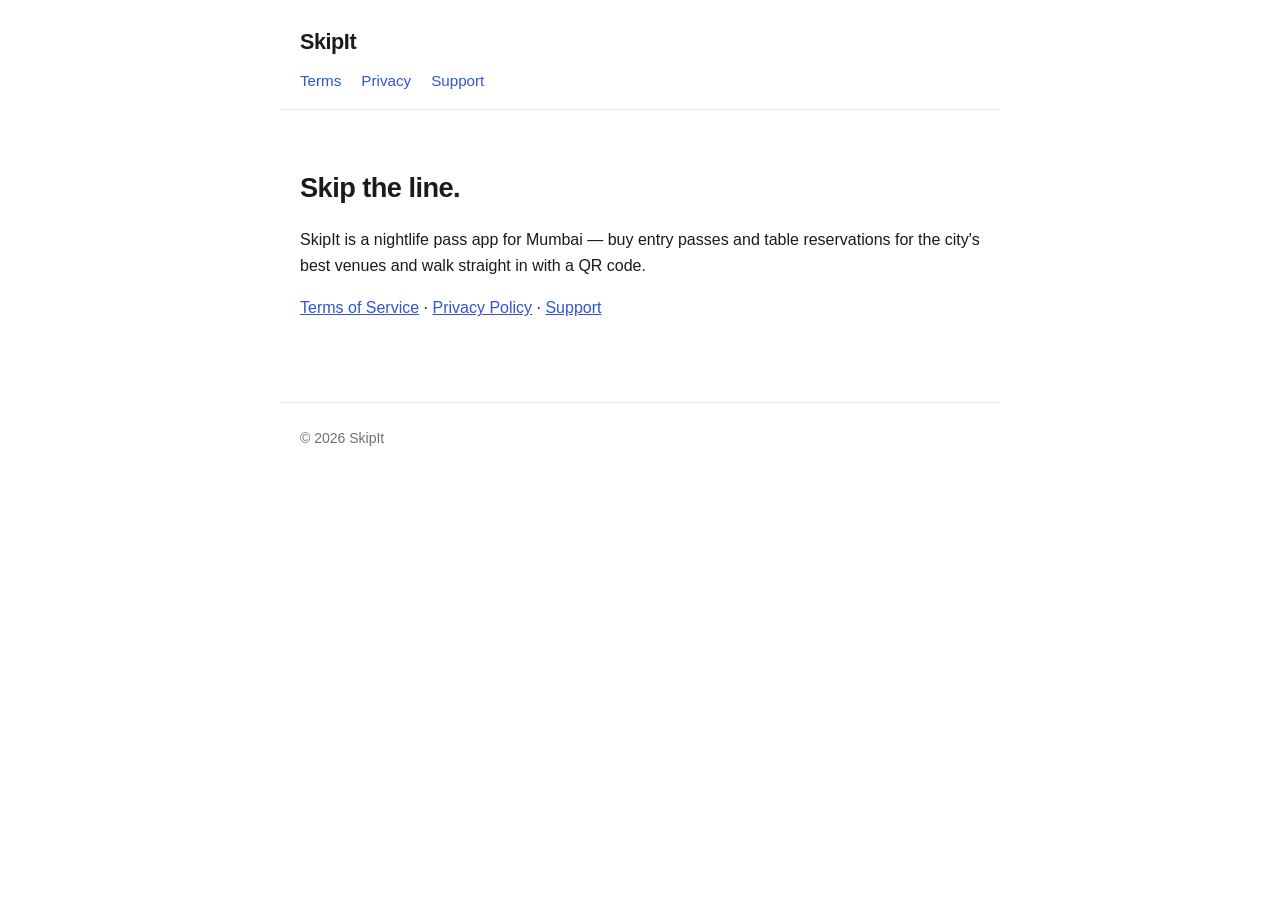
<file: index.html>
<!DOCTYPE html>
<html lang="en">
<head>
<meta charset="utf-8">
<meta name="viewport" content="width=device-width, initial-scale=1">
<title>SkipIt</title>
<link rel="stylesheet" href="style.css">
</head>
<body>
<header>
  <a class="brand" href="index.html">SkipIt</a>
  <nav><a href="terms.html">Terms</a><a href="privacy.html">Privacy</a><a href="support.html">Support</a></nav>
</header>
<main>
<h1>Skip the line.</h1>
<p>SkipIt is a nightlife pass app for Mumbai — buy entry passes and table reservations for the city's best venues and walk straight in with a QR code.</p>
<p><a href="terms.html">Terms of Service</a> · <a href="privacy.html">Privacy Policy</a> · <a href="support.html">Support</a></p>
</main>
<footer>© 2026 SkipIt</footer>
</body>
</html>
</file>
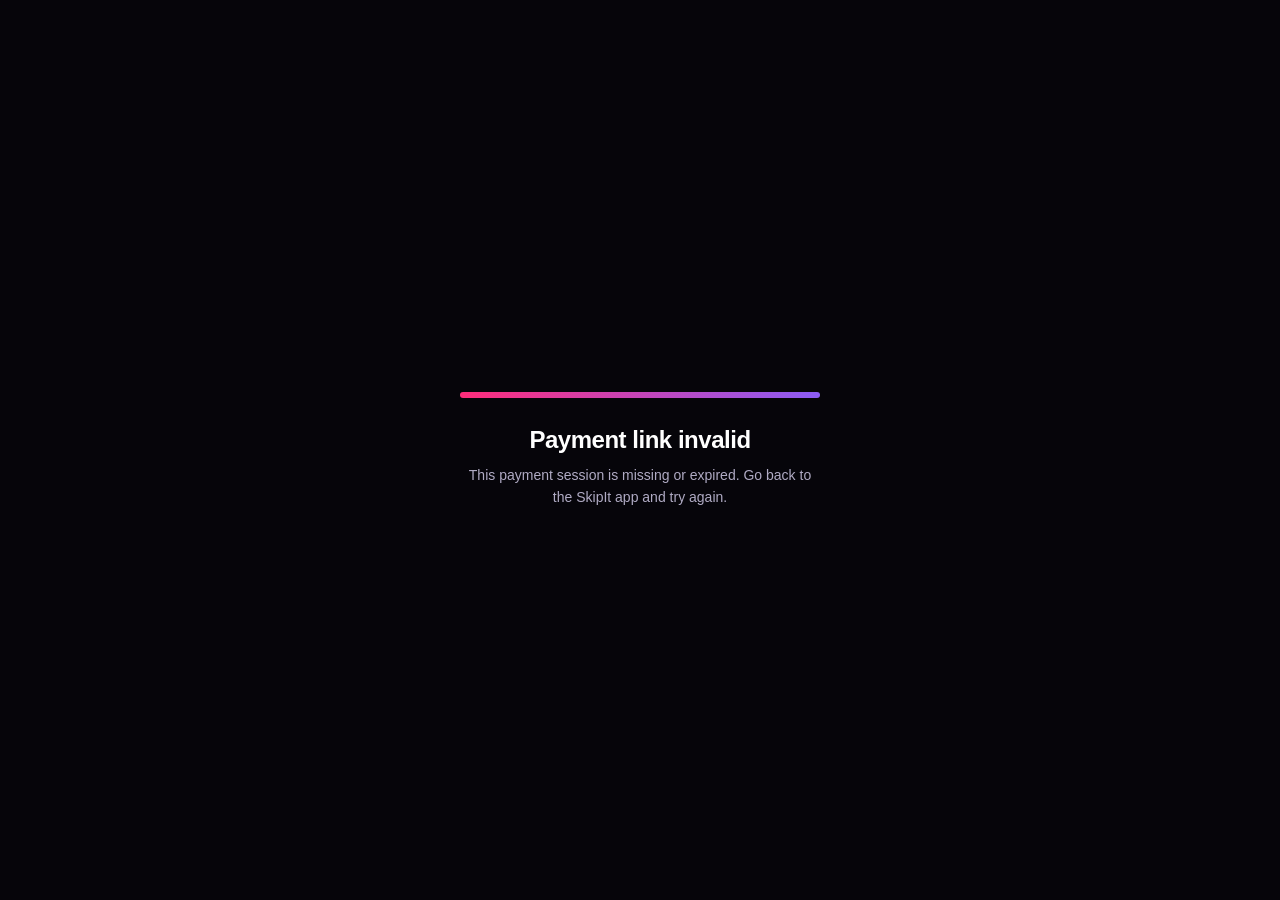
<file: pay.html>
<!DOCTYPE html>
<html lang="en">
<head>
<meta charset="utf-8">
<meta name="viewport" content="width=device-width, initial-scale=1">
<title>SkipIt — Secure Payment</title>
<style>
  * { box-sizing: border-box; margin: 0; }
  body {
    min-height: 100vh; display: flex; align-items: center; justify-content: center;
    background: #06050a; color: #fff; text-align: center;
    font-family: -apple-system, BlinkMacSystemFont, "Segoe UI", Roboto, Helvetica, Arial, sans-serif;
    padding: 24px;
  }
  .card { max-width: 360px; width: 100%; }
  .badge {
    height: 6px; border-radius: 3px; margin-bottom: 28px;
    background: linear-gradient(90deg, #ff2d7b, #8b5cf6);
  }
  h1 { font-size: 24px; font-weight: 800; letter-spacing: -0.02em; }
  p { color: #b0abc4; font-size: 14px; line-height: 1.6; margin-top: 10px; }
  button {
    margin-top: 24px; width: 100%; padding: 15px; border: 0; border-radius: 14px;
    background: linear-gradient(180deg, #ff2d7b, #e0175f); color: #fff;
    font-size: 15px; font-weight: 700; cursor: pointer;
  }
  .muted { margin-top: 14px; font-size: 12px; color: #6d6884; }
  .hidden { display: none; }
</style>
</head>
<body>
<div class="card">
  <div class="badge"></div>
  <div id="start">
    <h1>SkipIt Payment</h1>
    <p id="desc">Complete your payment securely with Razorpay.</p>
    <button id="payBtn">Pay now</button>
    <p class="muted">Payments are processed by Razorpay. SkipIt never sees your card or UPI details.</p>
  </div>
  <div id="done" class="hidden">
    <h1>Payment received ✓</h1>
    <p>You can close this window and return to the SkipIt app — your pass will appear there in a few seconds.</p>
  </div>
  <div id="bad" class="hidden">
    <h1>Payment link invalid</h1>
    <p>This payment session is missing or expired. Go back to the SkipIt app and try again.</p>
  </div>
</div>
<script src="https://checkout.razorpay.com/v1/checkout.js"></script>
<script>
  // The merchant key is fixed to SkipIt's own publishable key — never taken
  // from the URL, so this page can only ever open checkout into SkipIt's
  // Razorpay account (a URL-supplied key would let anyone host a SkipIt-branded
  // checkout that charges into their own merchant account). Swap this string
  // when moving to live keys.
  var KEY = 'rzp_test_SwVrCJRdLzfLm8';

  var params = new URLSearchParams(location.search);
  var orderId = params.get('o') || '';
  var key = KEY;
  var desc = params.get('d') || '';

  function show(id) {
    ['start', 'done', 'bad'].forEach(function (x) {
      document.getElementById(x).classList.toggle('hidden', x !== id);
    });
  }

  if (!/^order_[A-Za-z0-9]{1,64}$/.test(orderId)) {
    show('bad');
  } else {
    if (desc) document.getElementById('desc').textContent = desc;
    var openCheckout = function () {
      var rzp = new Razorpay({
        key: key,
        order_id: orderId,          /* amount + currency come from the order */
        name: 'SkipIt',
        description: desc || 'SkipIt purchase',
        theme: { color: '#ff2d7b' },
        handler: function () { show('done'); },
        modal: { ondismiss: function () { /* stay on start view for retry */ } }
      });
      rzp.on('payment.failed', function () { /* checkout shows its own error; user can retry */ });
      rzp.open();
    };
    document.getElementById('payBtn').addEventListener('click', openCheckout);
    openCheckout();
  }
</script>
</body>
</html>
</file>
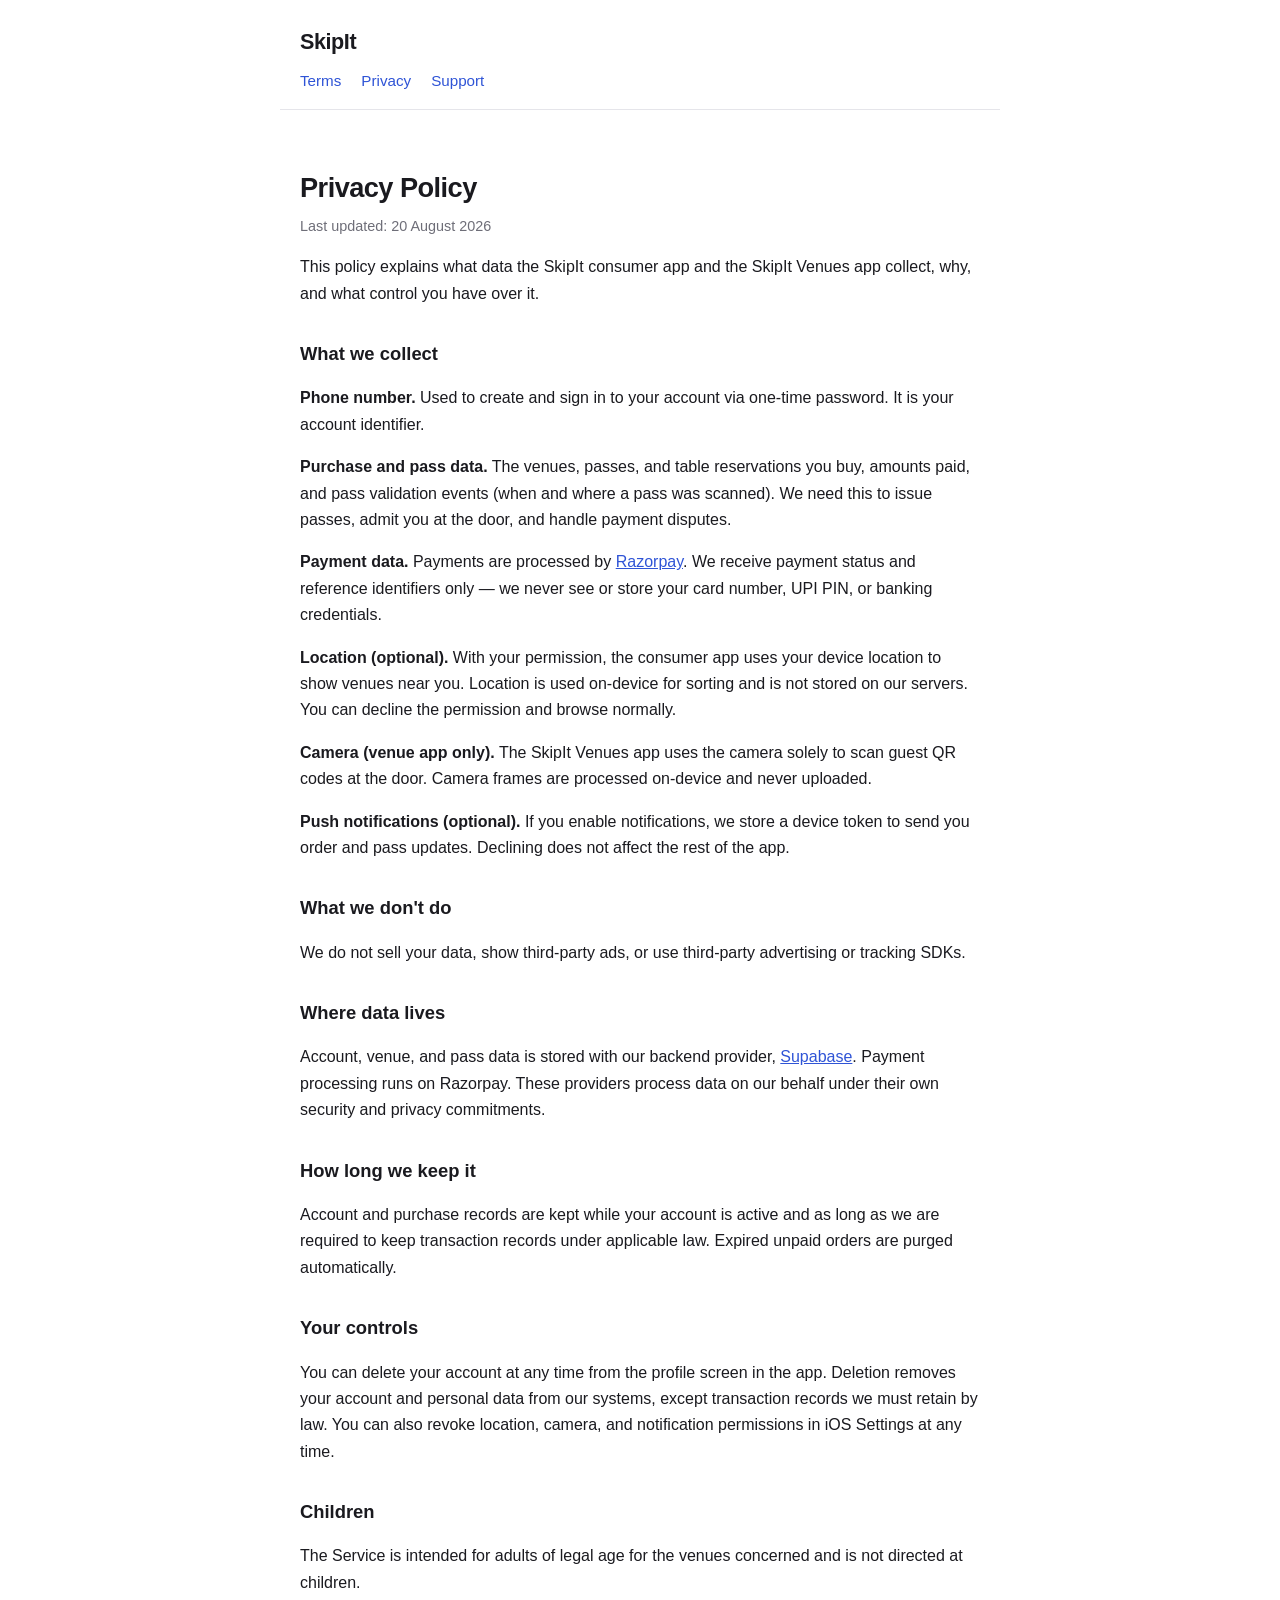
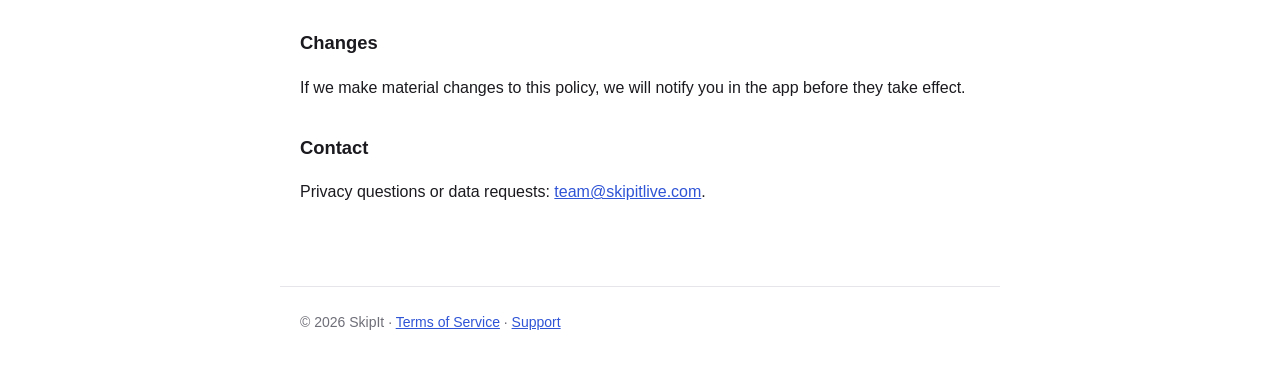
<file: privacy.html>
<!DOCTYPE html>
<html lang="en">
<head>
<meta charset="utf-8">
<meta name="viewport" content="width=device-width, initial-scale=1">
<title>Privacy Policy — SkipIt</title>
<link rel="stylesheet" href="style.css">
</head>
<body>
<header>
  <a class="brand" href="index.html">SkipIt</a>
  <nav><a href="terms.html">Terms</a><a href="privacy.html">Privacy</a><a href="support.html">Support</a></nav>
</header>
<main>
<h1>Privacy Policy</h1>
<p class="updated">Last updated: 20 August 2026</p>

<p>This policy explains what data the SkipIt consumer app and the SkipIt Venues app collect, why, and what control you have over it.</p>

<h2>What we collect</h2>
<p><strong>Phone number.</strong> Used to create and sign in to your account via one-time password. It is your account identifier.</p>
<p><strong>Purchase and pass data.</strong> The venues, passes, and table reservations you buy, amounts paid, and pass validation events (when and where a pass was scanned). We need this to issue passes, admit you at the door, and handle payment disputes.</p>
<p><strong>Payment data.</strong> Payments are processed by <a href="https://razorpay.com/privacy/">Razorpay</a>. We receive payment status and reference identifiers only — we never see or store your card number, UPI PIN, or banking credentials.</p>
<p><strong>Location (optional).</strong> With your permission, the consumer app uses your device location to show venues near you. Location is used on-device for sorting and is not stored on our servers. You can decline the permission and browse normally.</p>
<p><strong>Camera (venue app only).</strong> The SkipIt Venues app uses the camera solely to scan guest QR codes at the door. Camera frames are processed on-device and never uploaded.</p>
<p><strong>Push notifications (optional).</strong> If you enable notifications, we store a device token to send you order and pass updates. Declining does not affect the rest of the app.</p>

<h2>What we don't do</h2>
<p>We do not sell your data, show third-party ads, or use third-party advertising or tracking SDKs.</p>

<h2>Where data lives</h2>
<p>Account, venue, and pass data is stored with our backend provider, <a href="https://supabase.com/privacy">Supabase</a>. Payment processing runs on Razorpay. These providers process data on our behalf under their own security and privacy commitments.</p>

<h2>How long we keep it</h2>
<p>Account and purchase records are kept while your account is active and as long as we are required to keep transaction records under applicable law. Expired unpaid orders are purged automatically.</p>

<h2>Your controls</h2>
<p>You can delete your account at any time from the profile screen in the app. Deletion removes your account and personal data from our systems, except transaction records we must retain by law. You can also revoke location, camera, and notification permissions in iOS Settings at any time.</p>

<h2>Children</h2>
<p>The Service is intended for adults of legal age for the venues concerned and is not directed at children.</p>

<h2>Changes</h2>
<p>If we make material changes to this policy, we will notify you in the app before they take effect.</p>

<h2>Contact</h2>
<p>Privacy questions or data requests: <a href="mailto:team@skipitlive.com">team@skipitlive.com</a>.</p>
</main>
<footer>© 2026 SkipIt · <a href="terms.html">Terms of Service</a> · <a href="support.html">Support</a></footer>
</body>
</html>
</file>
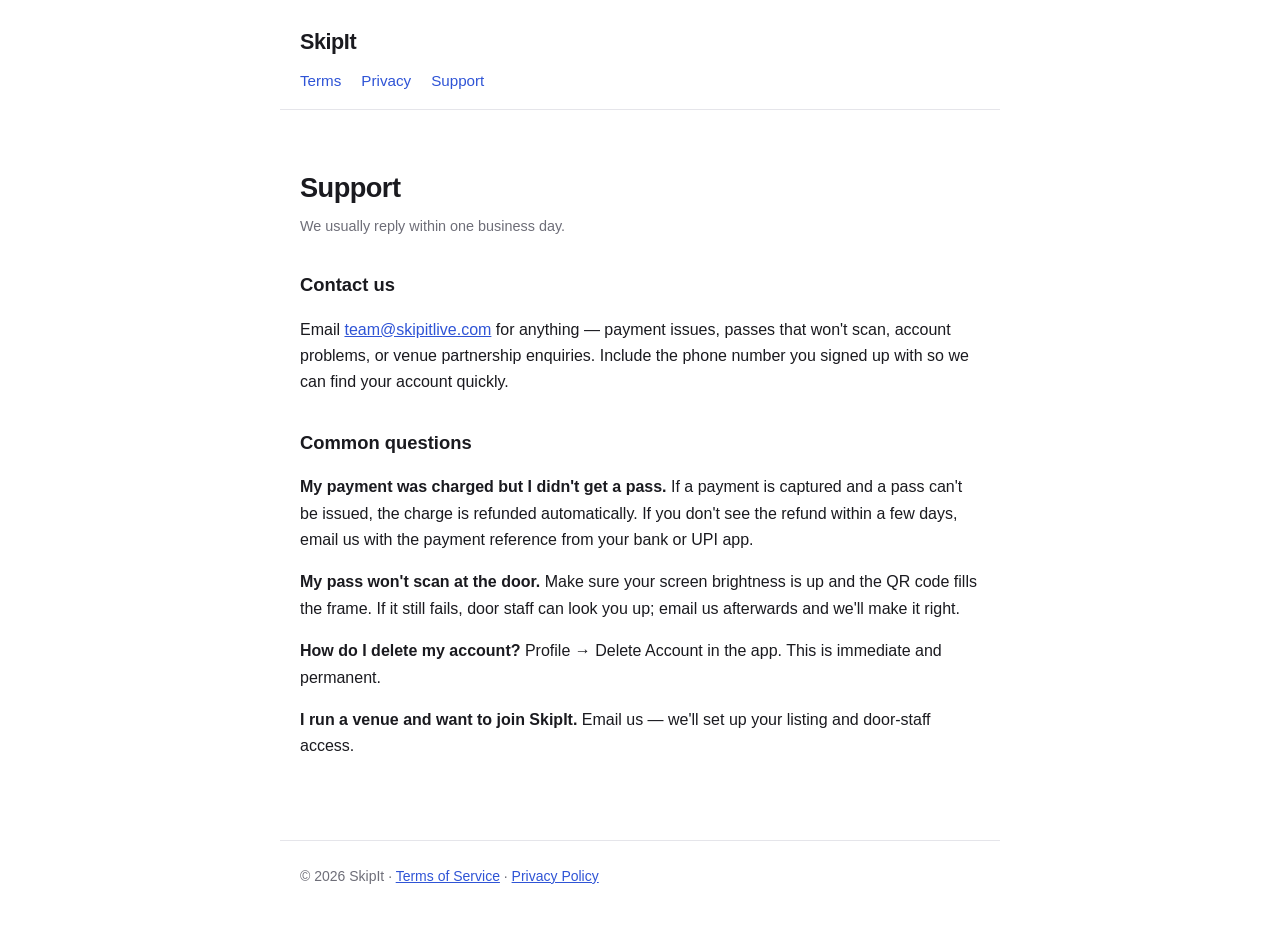
<file: support.html>
<!DOCTYPE html>
<html lang="en">
<head>
<meta charset="utf-8">
<meta name="viewport" content="width=device-width, initial-scale=1">
<title>Support — SkipIt</title>
<link rel="stylesheet" href="style.css">
</head>
<body>
<header>
  <a class="brand" href="index.html">SkipIt</a>
  <nav><a href="terms.html">Terms</a><a href="privacy.html">Privacy</a><a href="support.html">Support</a></nav>
</header>
<main>
<h1>Support</h1>
<p class="updated">We usually reply within one business day.</p>

<h2>Contact us</h2>
<p>Email <a href="mailto:team@skipitlive.com">team@skipitlive.com</a> for anything — payment issues, passes that won't scan, account problems, or venue partnership enquiries. Include the phone number you signed up with so we can find your account quickly.</p>

<h2>Common questions</h2>
<p><strong>My payment was charged but I didn't get a pass.</strong> If a payment is captured and a pass can't be issued, the charge is refunded automatically. If you don't see the refund within a few days, email us with the payment reference from your bank or UPI app.</p>
<p><strong>My pass won't scan at the door.</strong> Make sure your screen brightness is up and the QR code fills the frame. If it still fails, door staff can look you up; email us afterwards and we'll make it right.</p>
<p><strong>How do I delete my account?</strong> Profile → Delete Account in the app. This is immediate and permanent.</p>
<p><strong>I run a venue and want to join SkipIt.</strong> Email us — we'll set up your listing and door-staff access.</p>
</main>
<footer>© 2026 SkipIt · <a href="terms.html">Terms of Service</a> · <a href="privacy.html">Privacy Policy</a></footer>
</body>
</html>
</file>
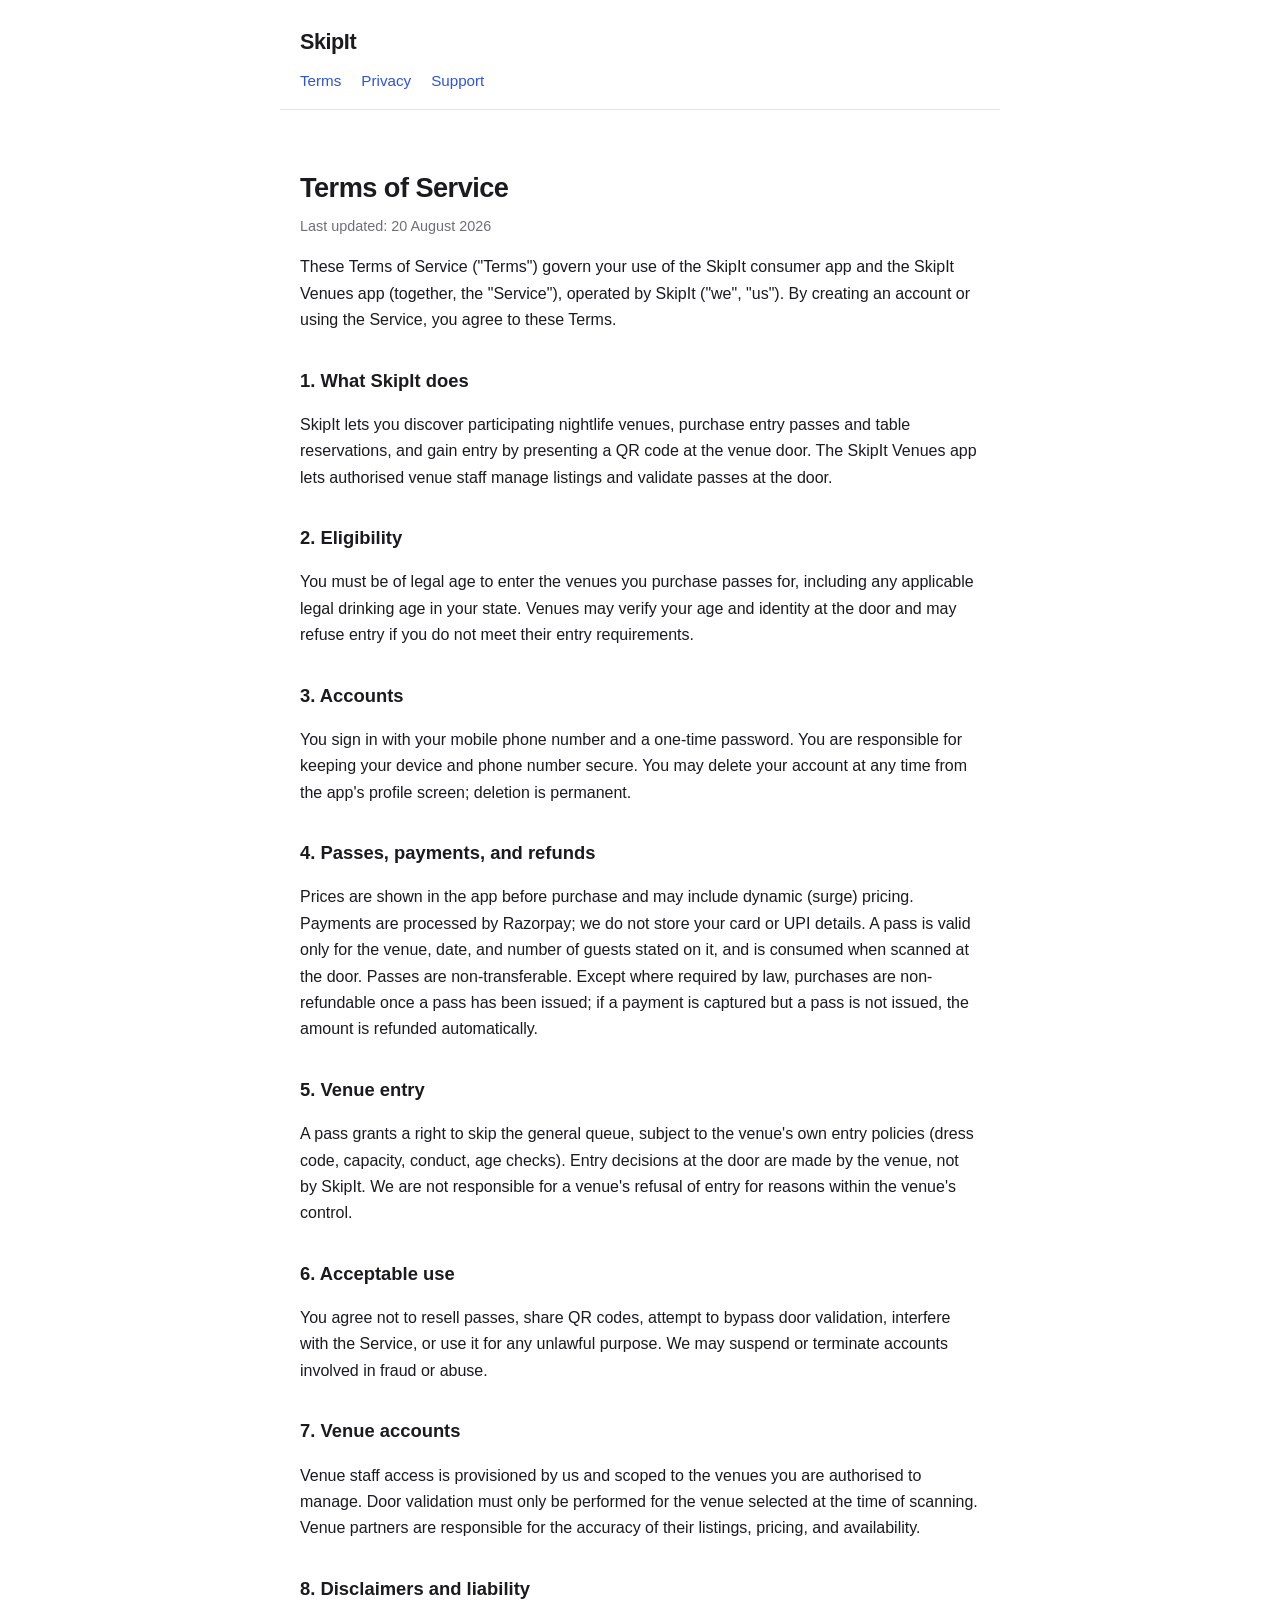
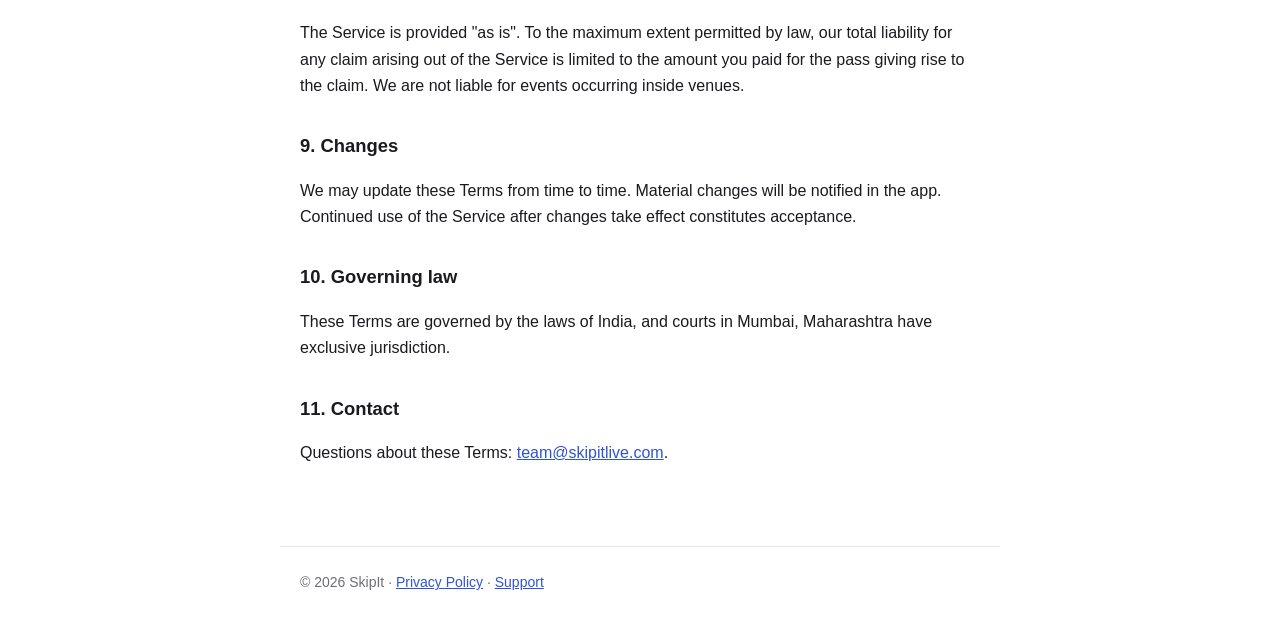
<file: terms.html>
<!DOCTYPE html>
<html lang="en">
<head>
<meta charset="utf-8">
<meta name="viewport" content="width=device-width, initial-scale=1">
<title>Terms of Service — SkipIt</title>
<link rel="stylesheet" href="style.css">
</head>
<body>
<header>
  <a class="brand" href="index.html">SkipIt</a>
  <nav><a href="terms.html">Terms</a><a href="privacy.html">Privacy</a><a href="support.html">Support</a></nav>
</header>
<main>
<h1>Terms of Service</h1>
<p class="updated">Last updated: 20 August 2026</p>

<p>These Terms of Service ("Terms") govern your use of the SkipIt consumer app and the SkipIt Venues app (together, the "Service"), operated by SkipIt ("we", "us"). By creating an account or using the Service, you agree to these Terms.</p>

<h2>1. What SkipIt does</h2>
<p>SkipIt lets you discover participating nightlife venues, purchase entry passes and table reservations, and gain entry by presenting a QR code at the venue door. The SkipIt Venues app lets authorised venue staff manage listings and validate passes at the door.</p>

<h2>2. Eligibility</h2>
<p>You must be of legal age to enter the venues you purchase passes for, including any applicable legal drinking age in your state. Venues may verify your age and identity at the door and may refuse entry if you do not meet their entry requirements.</p>

<h2>3. Accounts</h2>
<p>You sign in with your mobile phone number and a one-time password. You are responsible for keeping your device and phone number secure. You may delete your account at any time from the app's profile screen; deletion is permanent.</p>

<h2>4. Passes, payments, and refunds</h2>
<p>Prices are shown in the app before purchase and may include dynamic (surge) pricing. Payments are processed by Razorpay; we do not store your card or UPI details. A pass is valid only for the venue, date, and number of guests stated on it, and is consumed when scanned at the door. Passes are non-transferable. Except where required by law, purchases are non-refundable once a pass has been issued; if a payment is captured but a pass is not issued, the amount is refunded automatically.</p>

<h2>5. Venue entry</h2>
<p>A pass grants a right to skip the general queue, subject to the venue's own entry policies (dress code, capacity, conduct, age checks). Entry decisions at the door are made by the venue, not by SkipIt. We are not responsible for a venue's refusal of entry for reasons within the venue's control.</p>

<h2>6. Acceptable use</h2>
<p>You agree not to resell passes, share QR codes, attempt to bypass door validation, interfere with the Service, or use it for any unlawful purpose. We may suspend or terminate accounts involved in fraud or abuse.</p>

<h2>7. Venue accounts</h2>
<p>Venue staff access is provisioned by us and scoped to the venues you are authorised to manage. Door validation must only be performed for the venue selected at the time of scanning. Venue partners are responsible for the accuracy of their listings, pricing, and availability.</p>

<h2>8. Disclaimers and liability</h2>
<p>The Service is provided "as is". To the maximum extent permitted by law, our total liability for any claim arising out of the Service is limited to the amount you paid for the pass giving rise to the claim. We are not liable for events occurring inside venues.</p>

<h2>9. Changes</h2>
<p>We may update these Terms from time to time. Material changes will be notified in the app. Continued use of the Service after changes take effect constitutes acceptance.</p>

<h2>10. Governing law</h2>
<p>These Terms are governed by the laws of India, and courts in Mumbai, Maharashtra have exclusive jurisdiction.</p>

<h2>11. Contact</h2>
<p>Questions about these Terms: <a href="mailto:team@skipitlive.com">team@skipitlive.com</a>.</p>
</main>
<footer>© 2026 SkipIt · <a href="privacy.html">Privacy Policy</a> · <a href="support.html">Support</a></footer>
</body>
</html>
</file>
<file: style.css>
:root { color-scheme: light dark; }
* { box-sizing: border-box; }
body {
  margin: 0; padding: 0;
  font-family: -apple-system, BlinkMacSystemFont, "Segoe UI", Roboto, Helvetica, Arial, sans-serif;
  line-height: 1.65; color: #1a1a1f; background: #ffffff;
}
@media (prefers-color-scheme: dark) {
  body { color: #e8e8ee; background: #101014; }
  a { color: #9db4ff; }
  header { border-bottom-color: #2a2a33 !important; }
  footer { border-top-color: #2a2a33 !important; color: #8a8a95 !important; }
}
main { max-width: 720px; margin: 0 auto; padding: 2rem 1.25rem 4rem; }
header {
  max-width: 720px; margin: 0 auto; padding: 1.5rem 1.25rem 1rem;
  border-bottom: 1px solid #e5e5ea;
}
header .brand { font-size: 1.35rem; font-weight: 700; letter-spacing: -0.02em; text-decoration: none; color: inherit; }
header nav { margin-top: 0.5rem; font-size: 0.95rem; }
header nav a { margin-right: 1.25rem; text-decoration: none; }
h1 { font-size: 1.7rem; letter-spacing: -0.02em; margin: 1.5rem 0 0.25rem; }
h2 { font-size: 1.15rem; margin: 2rem 0 0.5rem; }
p.updated { color: #6e6e78; font-size: 0.9rem; margin-top: 0; }
a { color: #2f54d6; }
footer {
  max-width: 720px; margin: 0 auto; padding: 1.5rem 1.25rem 3rem;
  border-top: 1px solid #e5e5ea; color: #6e6e78; font-size: 0.875rem;
}
</file>
